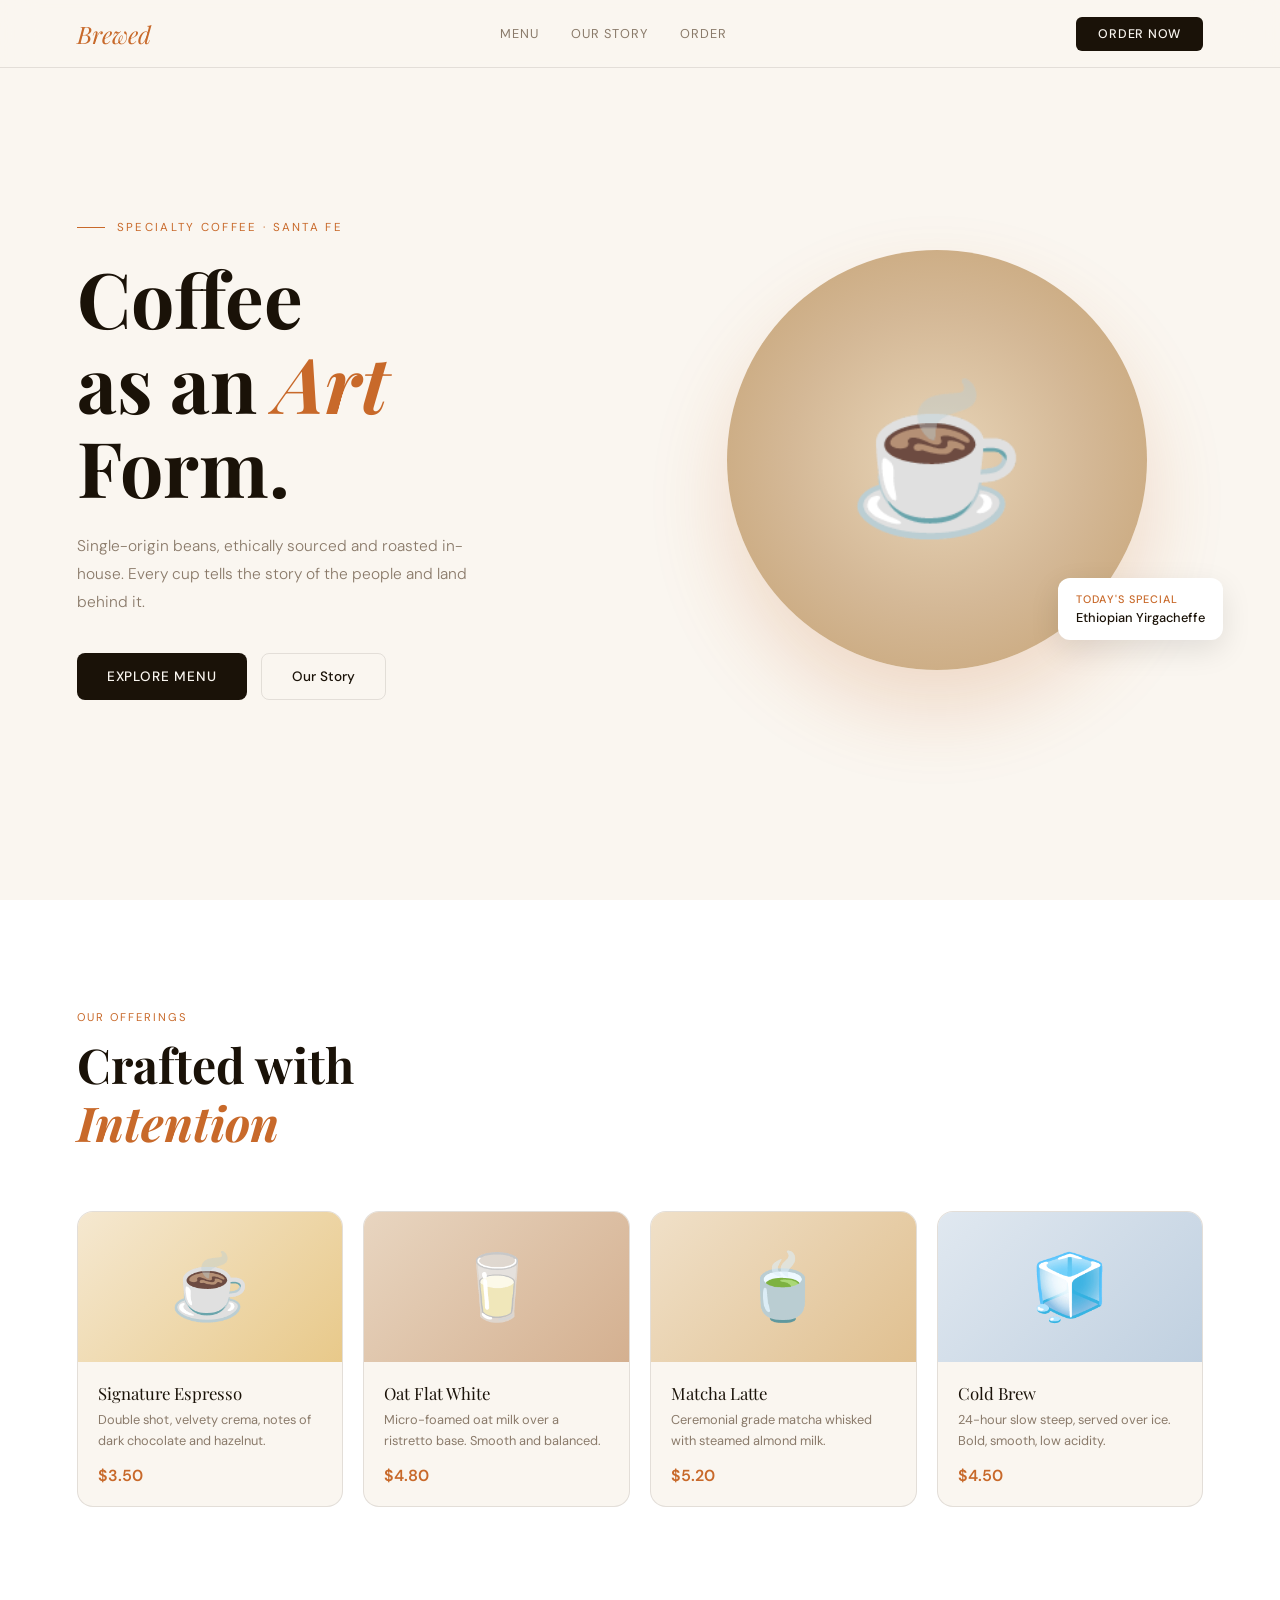
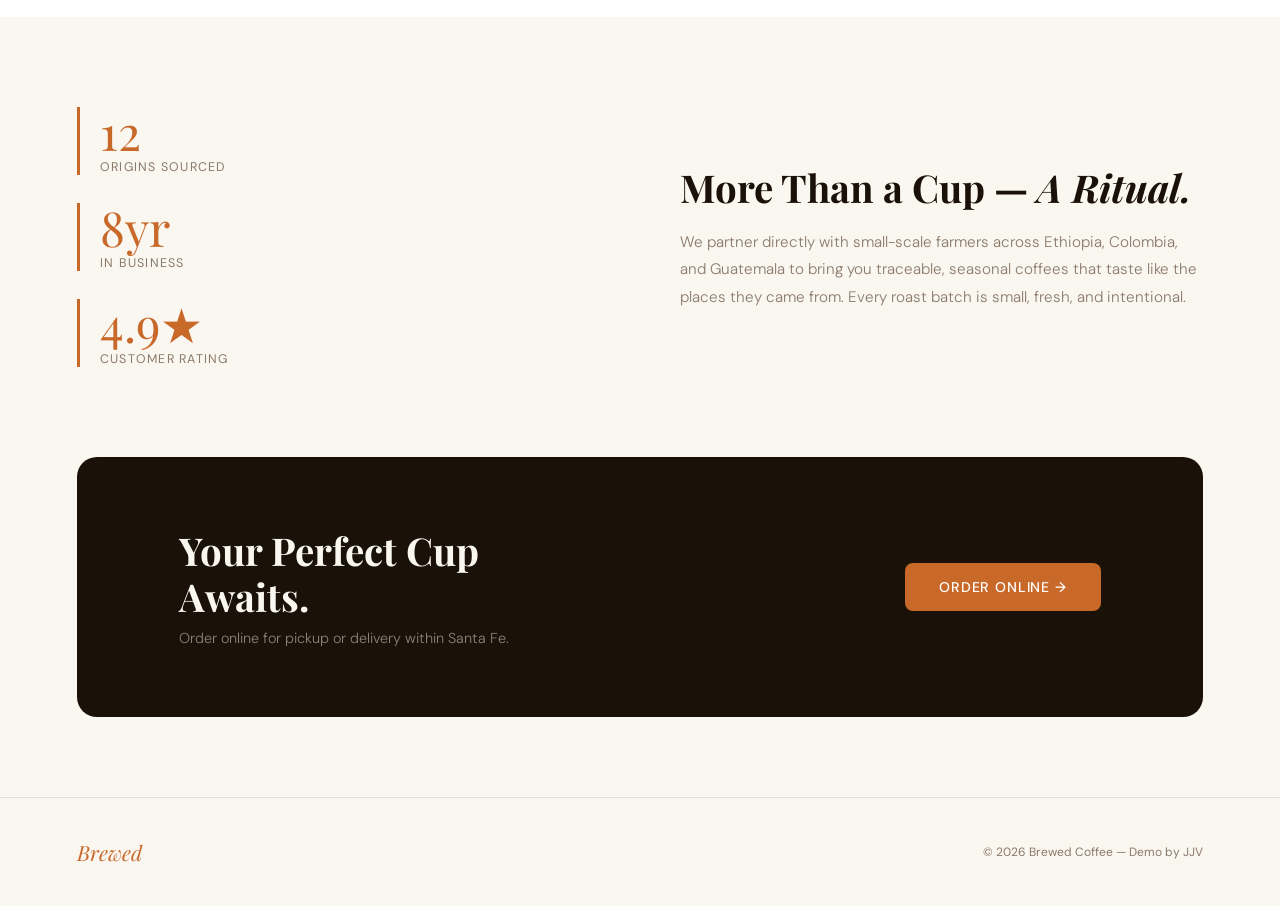
<file: demo-brewed.html>
<!DOCTYPE html>
<html lang="en">
<head>
  <meta charset="UTF-8">
  <meta name="viewport" content="width=device-width, initial-scale=1.0">
  <title>Brewed — Specialty Coffee</title>
  <link href="https://fonts.googleapis.com/css2?family=Playfair+Display:ital,wght@0,500;0,700;1,500&family=DM+Sans:wght@300;400;500&display=swap" rel="stylesheet">
  <style>
    :root {
      --bg:      #faf6f0;
      --dark:    #1a1208;
      --accent:  #c8692a;
      --muted:   #8a7a6a;
      --surface: #fff;
      --border:  rgba(26,18,8,0.1);
      --t: 0.3s ease;
    }
    *, *::before, *::after { box-sizing: border-box; margin: 0; padding: 0; }
    html { scroll-behavior: smooth; }
    body { font-family: 'DM Sans', sans-serif; background: var(--bg); color: var(--dark); overflow-x: hidden; }

    /* NAV */
    nav {
      position: fixed; top: 0; left: 0; right: 0; z-index: 100;
      display: flex; justify-content: space-between; align-items: center;
      padding: 0 6%; height: 68px;
      background: rgba(250,246,240,0.88); backdrop-filter: blur(16px);
      border-bottom: 1px solid var(--border);
    }
    .nav-logo { font-family: 'Playfair Display', serif; font-size: 1.5rem; font-style: italic; color: var(--accent); }
    .nav-links { display: flex; gap: 32px; }
    .nav-links a { text-decoration: none; color: var(--muted); font-size: 0.8rem; letter-spacing: 0.08em; text-transform: uppercase; transition: color var(--t); }
    .nav-links a:hover { color: var(--dark); }
    .nav-cta { padding: 9px 22px; background: var(--dark); color: var(--bg); border: none; border-radius: 6px; font-family: 'DM Sans', sans-serif; font-size: 0.78rem; font-weight: 500; letter-spacing: 0.06em; text-transform: uppercase; cursor: pointer; transition: background var(--t); }
    .nav-cta:hover { background: var(--accent); }

    /* HERO */
    .hero {
      min-height: 100vh; display: grid; grid-template-columns: 1fr 1fr;
      align-items: center; padding: 100px 6% 80px; gap: 60px;
    }
    .hero-left {}
    .hero-eyebrow { font-size: 0.72rem; letter-spacing: 0.2em; text-transform: uppercase; color: var(--accent); margin-bottom: 20px; display: flex; align-items: center; gap: 12px; }
    .hero-eyebrow::before { content: ''; width: 28px; height: 1px; background: var(--accent); }
    .hero h1 { font-family: 'Playfair Display', serif; font-size: clamp(2.8rem, 6vw, 5rem); line-height: 1.1; margin-bottom: 24px; }
    .hero h1 em { font-style: italic; color: var(--accent); }
    .hero p { font-size: 0.97rem; color: var(--muted); line-height: 1.8; max-width: 420px; font-weight: 300; margin-bottom: 36px; }
    .hero-actions { display: flex; gap: 14px; flex-wrap: wrap; }
    .btn-dark { padding: 14px 30px; background: var(--dark); color: var(--bg); border: none; border-radius: 8px; font-family: 'DM Sans', sans-serif; font-size: 0.85rem; font-weight: 500; letter-spacing: 0.06em; text-transform: uppercase; cursor: pointer; transition: background var(--t), transform var(--t); }
    .btn-dark:hover { background: var(--accent); transform: translateY(-2px); }
    .btn-outline { padding: 14px 30px; background: transparent; color: var(--dark); border: 1.5px solid var(--border); border-radius: 8px; font-family: 'DM Sans', sans-serif; font-size: 0.85rem; font-weight: 500; cursor: pointer; transition: border-color var(--t); }
    .btn-outline:hover { border-color: var(--dark); }

    .hero-right {
      display: flex; align-items: center; justify-content: center;
      position: relative;
    }
    .hero-blob {
      width: 420px; height: 420px; border-radius: 50%;
      background: radial-gradient(circle, #e8d5b8 0%, #d4b896 50%, #c4a070 100%);
      display: flex; align-items: center; justify-content: center;
      font-size: 9rem; position: relative;
      box-shadow: 0 40px 80px rgba(200,105,42,0.2);
      animation: float 5s ease-in-out infinite;
    }
    @keyframes float { 0%,100%{transform:translateY(0)}50%{transform:translateY(-14px)} }
    .hero-tag {
      position: absolute; bottom: 30px; right: -20px;
      background: var(--surface); border-radius: 12px; padding: 14px 18px;
      box-shadow: 0 10px 30px rgba(0,0,0,0.1);
      font-size: 0.8rem; font-weight: 500;
    }
    .hero-tag span { display: block; color: var(--accent); font-size: 0.68rem; text-transform: uppercase; letter-spacing: 0.1em; margin-bottom: 3px; }

    /* MENU */
    .menu { padding: 110px 6%; background: var(--surface); }
    .section-eyebrow { font-size: 0.7rem; text-transform: uppercase; letter-spacing: 0.18em; color: var(--accent); margin-bottom: 12px; }
    .section-h { font-family: 'Playfair Display', serif; font-size: clamp(2rem,4.5vw,3rem); margin-bottom: 60px; line-height: 1.2; }
    .menu-grid { display: grid; grid-template-columns: repeat(auto-fit, minmax(220px,1fr)); gap: 20px; }
    .menu-card {
      border-radius: 16px; overflow: hidden;
      background: var(--bg);
      border: 1px solid var(--border);
      transition: transform var(--t), box-shadow var(--t);
    }
    .menu-card:hover { transform: translateY(-5px); box-shadow: 0 20px 50px rgba(0,0,0,0.08); }
    .menu-thumb {
      height: 150px; display: flex; align-items: center; justify-content: center; font-size: 4rem;
    }
    .menu-thumb-1 { background: linear-gradient(135deg, #f5e8d0, #e8c98a); }
    .menu-thumb-2 { background: linear-gradient(135deg, #e8d5c0, #d4b090); }
    .menu-thumb-3 { background: linear-gradient(135deg, #f0e0c8, #e0c090); }
    .menu-thumb-4 { background: linear-gradient(135deg, #e0e8f0, #c0d0e0); }
    .menu-body { padding: 20px; }
    .menu-name { font-family: 'Playfair Display', serif; font-size: 1.05rem; margin-bottom: 6px; }
    .menu-desc { font-size: 0.8rem; color: var(--muted); line-height: 1.6; margin-bottom: 14px; }
    .menu-price { font-weight: 600; color: var(--accent); font-size: 1rem; }

    /* ABOUT STRIP */
    .about-strip {
      padding: 90px 6%; display: grid; grid-template-columns: 1fr 1fr; gap: 80px; align-items: center;
    }
    .about-nums { display: flex; flex-direction: column; gap: 28px; }
    .about-num-item { border-left: 3px solid var(--accent); padding-left: 20px; }
    .a-num { font-family: 'Playfair Display', serif; font-size: 3rem; color: var(--accent); line-height: 1; }
    .a-lbl { font-size: 0.78rem; text-transform: uppercase; letter-spacing: 0.1em; color: var(--muted); margin-top: 4px; }
    .about-text h3 { font-family: 'Playfair Display', serif; font-size: clamp(1.6rem,3vw,2.4rem); margin-bottom: 18px; line-height: 1.25; }
    .about-text p { color: var(--muted); font-size: 0.95rem; line-height: 1.8; font-weight: 300; }

    /* CTA */
    .cta-strip {
      margin: 0 6% 80px; border-radius: 20px;
      background: var(--dark);
      padding: 70px 8%; display: flex; justify-content: space-between; align-items: center; flex-wrap: wrap; gap: 30px;
    }
    .cta-left h2 { font-family: 'Playfair Display', serif; font-size: clamp(1.8rem,3vw,2.8rem); color: var(--bg); line-height: 1.2; }
    .cta-left p { color: rgba(250,246,240,0.5); font-size: 0.9rem; margin-top: 10px; font-weight: 300; }
    .btn-accent { padding: 15px 34px; background: var(--accent); color: #fff; border: none; border-radius: 8px; font-family: 'DM Sans', sans-serif; font-size: 0.88rem; font-weight: 500; letter-spacing: 0.06em; text-transform: uppercase; cursor: pointer; transition: transform var(--t), box-shadow var(--t); white-space: nowrap; }
    .btn-accent:hover { transform: translateY(-3px); box-shadow: 0 10px 30px rgba(200,105,42,0.4); }

    /* FOOTER */
    footer { padding: 40px 6%; border-top: 1px solid var(--border); display: flex; justify-content: space-between; align-items: center; }
    .footer-logo { font-family: 'Playfair Display', serif; font-size: 1.3rem; font-style: italic; color: var(--accent); }
    .footer-copy { font-size: 0.75rem; color: var(--muted); }

    @media(max-width:768px) {
      .hero { grid-template-columns: 1fr; }
      .hero-right { display: none; }
      .about-strip { grid-template-columns: 1fr; gap: 40px; }
      .cta-strip { text-align: center; justify-content: center; }
      .nav-links { display: none; }
      footer { flex-direction: column; gap: 14px; text-align: center; }
    }
  </style>
</head>
<body>

<nav>
  <div class="nav-logo">Brewed</div>
  <div class="nav-links">
    <a href="#menu">Menu</a>
    <a href="#about">Our Story</a>
    <a href="#cta">Order</a>
  </div>
  <button class="nav-cta">Order Now</button>
</nav>

<section class="hero">
  <div class="hero-left">
    <div class="hero-eyebrow">Specialty Coffee · Santa Fe</div>
    <h1>Coffee<br>as an <em>Art</em><br>Form.</h1>
    <p>Single-origin beans, ethically sourced and roasted in-house. Every cup tells the story of the people and land behind it.</p>
    <div class="hero-actions">
      <button class="btn-dark">Explore Menu</button>
      <button class="btn-outline">Our Story</button>
    </div>
  </div>
  <div class="hero-right">
    <div class="hero-blob">☕</div>
    <div class="hero-tag">
      <span>Today's Special</span>
      Ethiopian Yirgacheffe
    </div>
  </div>
</section>

<section class="menu" id="menu">
  <div class="section-eyebrow">Our Offerings</div>
  <h2 class="section-h">Crafted with<br><em style="font-style:italic;color:var(--accent)">Intention</em></h2>
  <div class="menu-grid">
    <div class="menu-card">
      <div class="menu-thumb menu-thumb-1">☕</div>
      <div class="menu-body">
        <div class="menu-name">Signature Espresso</div>
        <div class="menu-desc">Double shot, velvety crema, notes of dark chocolate and hazelnut.</div>
        <div class="menu-price">$3.50</div>
      </div>
    </div>
    <div class="menu-card">
      <div class="menu-thumb menu-thumb-2">🥛</div>
      <div class="menu-body">
        <div class="menu-name">Oat Flat White</div>
        <div class="menu-desc">Micro-foamed oat milk over a ristretto base. Smooth and balanced.</div>
        <div class="menu-price">$4.80</div>
      </div>
    </div>
    <div class="menu-card">
      <div class="menu-thumb menu-thumb-3">🍵</div>
      <div class="menu-body">
        <div class="menu-name">Matcha Latte</div>
        <div class="menu-desc">Ceremonial grade matcha whisked with steamed almond milk.</div>
        <div class="menu-price">$5.20</div>
      </div>
    </div>
    <div class="menu-card">
      <div class="menu-thumb menu-thumb-4">🧊</div>
      <div class="menu-body">
        <div class="menu-name">Cold Brew</div>
        <div class="menu-desc">24-hour slow steep, served over ice. Bold, smooth, low acidity.</div>
        <div class="menu-price">$4.50</div>
      </div>
    </div>
  </div>
</section>

<section class="about-strip" id="about">
  <div class="about-nums">
    <div class="about-num-item"><div class="a-num">12</div><div class="a-lbl">Origins sourced</div></div>
    <div class="about-num-item"><div class="a-num">8yr</div><div class="a-lbl">In business</div></div>
    <div class="about-num-item"><div class="a-num">4.9★</div><div class="a-lbl">Customer rating</div></div>
  </div>
  <div class="about-text">
    <h3>More Than a Cup — <em style="font-style:italic">A Ritual.</em></h3>
    <p>We partner directly with small-scale farmers across Ethiopia, Colombia, and Guatemala to bring you traceable, seasonal coffees that taste like the places they came from. Every roast batch is small, fresh, and intentional.</p>
  </div>
</section>

<div class="cta-strip" id="cta">
  <div class="cta-left">
    <h2>Your Perfect Cup<br>Awaits.</h2>
    <p>Order online for pickup or delivery within Santa Fe.</p>
  </div>
  <button class="btn-accent">Order Online →</button>
</div>

<footer>
  <div class="footer-logo">Brewed</div>
  <div class="footer-copy">© 2026 Brewed Coffee — Demo by JJV</div>
</footer>

</body>
</html>
</file>
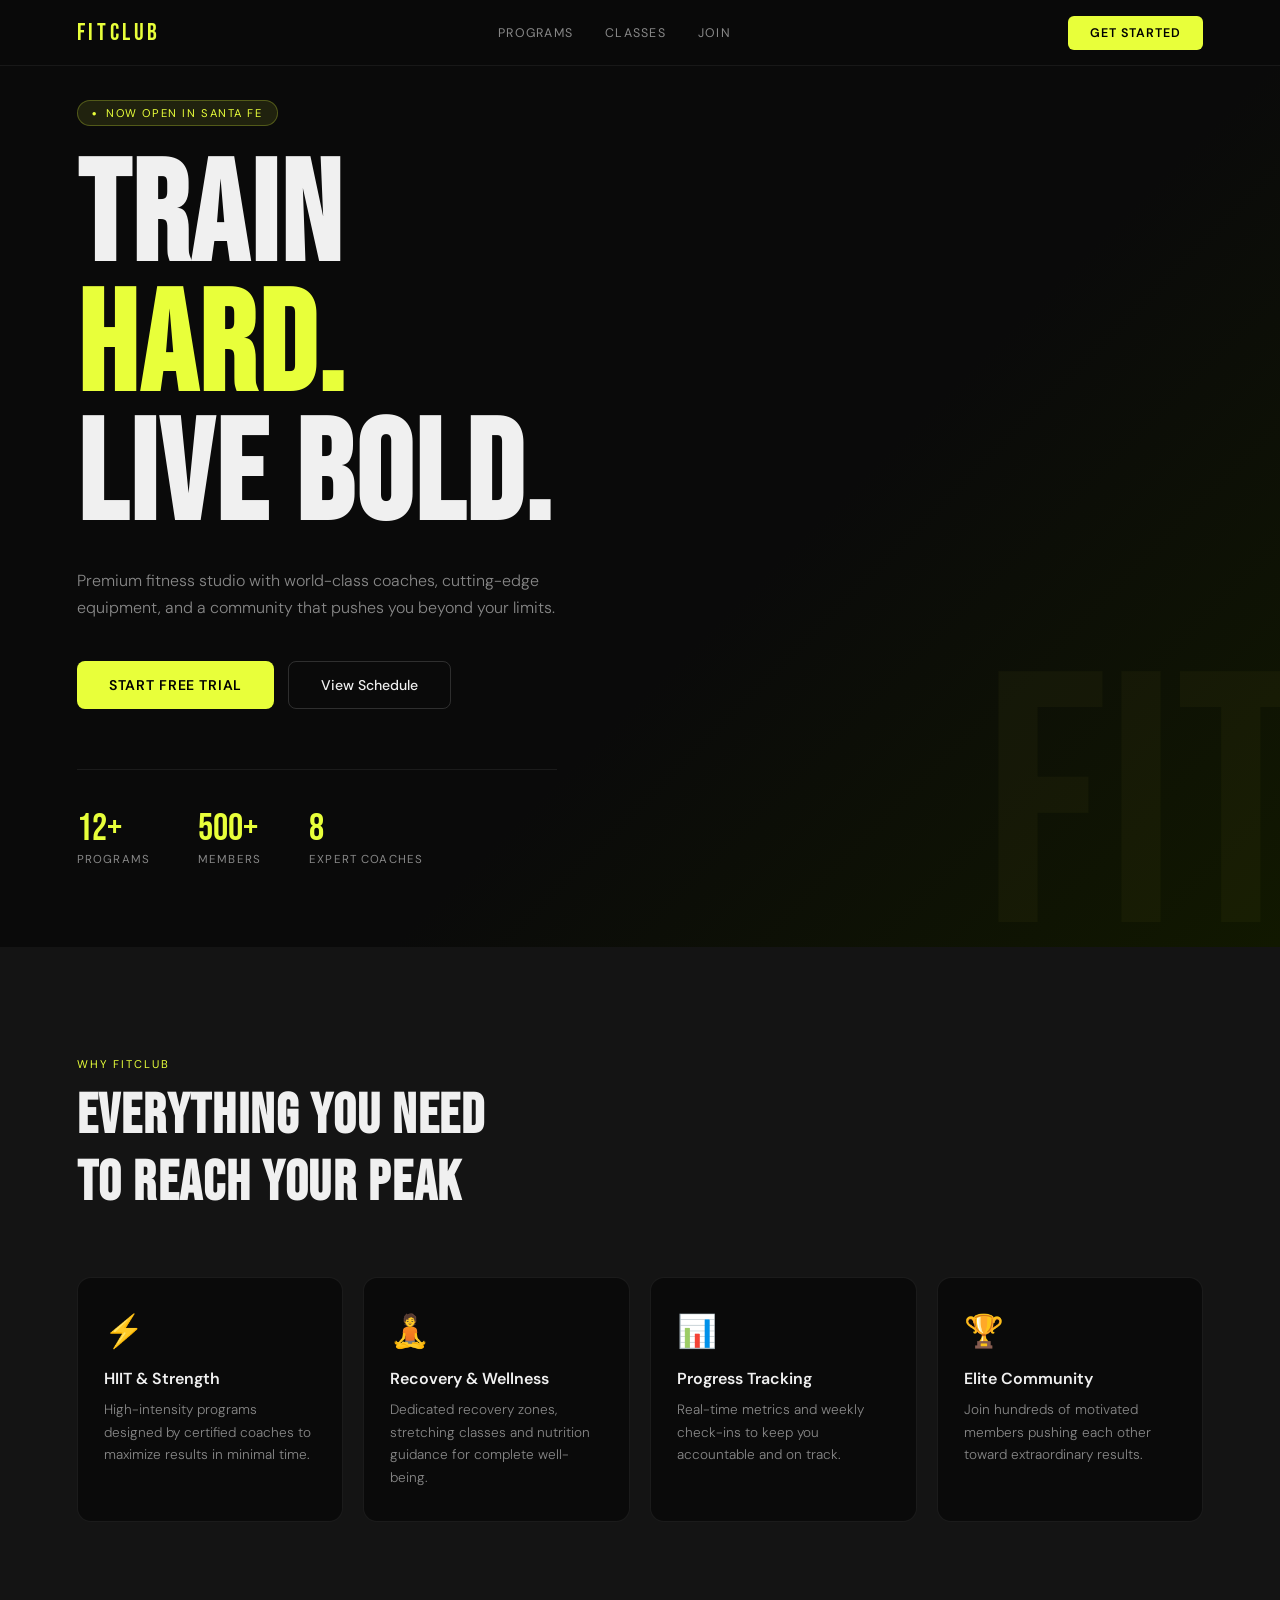
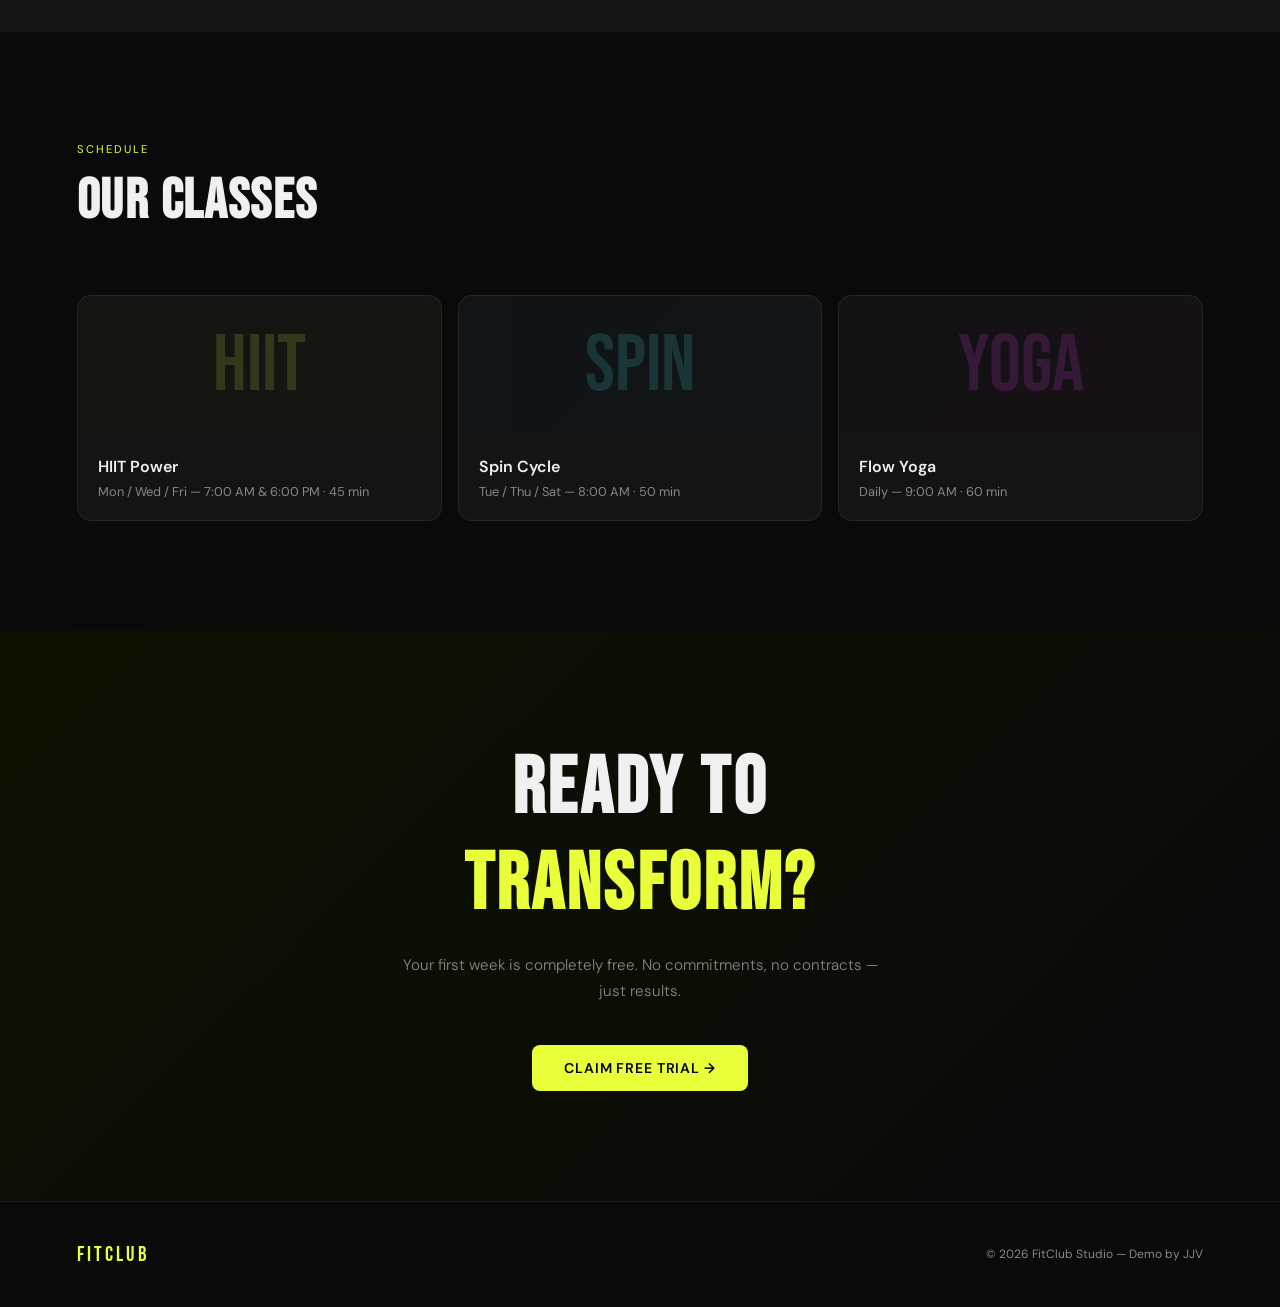
<file: demo-fitclub.html>
<!DOCTYPE html>
<html lang="en">
<head>
  <meta charset="UTF-8">
  <meta name="viewport" content="width=device-width, initial-scale=1.0">
  <title>FitClub Studio</title>
  <link href="https://fonts.googleapis.com/css2?family=Bebas+Neue&family=DM+Sans:wght@300;400;500&display=swap" rel="stylesheet">
  <style>
    :root {
      --bg: #0a0a0a;
      --accent: #e8ff3a;
      --text: #f0f0f0;
      --muted: #888;
      --surface: #141414;
    }
    *, *::before, *::after { box-sizing: border-box; margin: 0; padding: 0; }
    html { scroll-behavior: smooth; }
    body { font-family: 'DM Sans', sans-serif; background: var(--bg); color: var(--text); overflow-x: hidden; }

    /* NAV */
    nav {
      position: fixed; top: 0; left: 0; right: 0; z-index: 100;
      display: flex; justify-content: space-between; align-items: center;
      padding: 0 6%; height: 66px;
      background: rgba(10,10,10,0.85); backdrop-filter: blur(14px);
      border-bottom: 1px solid rgba(255,255,255,0.06);
    }
    .nav-logo { font-family: 'Bebas Neue', sans-serif; font-size: 1.5rem; letter-spacing: 0.15em; color: var(--accent); }
    .nav-links { display: flex; gap: 32px; }
    .nav-links a { text-decoration: none; color: var(--muted); font-size: 0.78rem; letter-spacing: 0.1em; text-transform: uppercase; transition: color 0.3s; }
    .nav-links a:hover { color: var(--text); }
    .nav-cta { padding: 9px 22px; background: var(--accent); color: #000; border: none; border-radius: 6px; cursor: pointer; font-weight: 600; font-size: 0.78rem; letter-spacing: 0.08em; text-transform: uppercase; font-family: 'DM Sans', sans-serif; transition: transform 0.2s; }
    .nav-cta:hover { transform: translateY(-2px); }

    /* HERO */
    .hero {
      min-height: 100vh; display: flex; align-items: center;
      padding: 100px 6% 80px;
      background: linear-gradient(135deg, #0a0a0a 60%, #111800 100%);
      position: relative; overflow: hidden;
    }
    .hero::before {
      content: 'FIT'; position: absolute; right: -2%; bottom: -5%;
      font-family: 'Bebas Neue', sans-serif; font-size: 28vw;
      color: rgba(232,255,58,0.03); line-height: 1; pointer-events: none;
    }
    .hero-content { max-width: 700px; }
    .hero-badge {
      display: inline-flex; align-items: center; gap: 8px;
      background: rgba(232,255,58,0.1); border: 1px solid rgba(232,255,58,0.25);
      border-radius: 20px; padding: 5px 14px;
      font-size: 0.7rem; letter-spacing: 0.14em; text-transform: uppercase;
      color: var(--accent); margin-bottom: 28px;
    }
    .hero-badge::before { content: '●'; font-size: 0.5rem; animation: blink 1.5s infinite; }
    @keyframes blink { 0%,100%{opacity:1}50%{opacity:0.3} }
    .hero h1 {
      font-family: 'Bebas Neue', sans-serif;
      font-size: clamp(4rem, 11vw, 9rem); line-height: 0.92;
      letter-spacing: 0.02em;
    }
    .hero h1 em { color: var(--accent); font-style: normal; }
    .hero-sub { font-size: 1rem; color: var(--muted); line-height: 1.7; margin-top: 24px; max-width: 480px; font-weight: 300; }
    .hero-actions { display: flex; gap: 14px; margin-top: 40px; flex-wrap: wrap; }
    .btn-y { padding: 14px 32px; background: var(--accent); color: #000; border: none; border-radius: 8px; font-family: 'DM Sans', sans-serif; font-weight: 600; font-size: 0.88rem; letter-spacing: 0.06em; text-transform: uppercase; cursor: pointer; transition: transform 0.2s, box-shadow 0.2s; }
    .btn-y:hover { transform: translateY(-3px); box-shadow: 0 10px 30px rgba(232,255,58,0.3); }
    .btn-o { padding: 14px 32px; background: transparent; color: var(--text); border: 1px solid rgba(255,255,255,0.15); border-radius: 8px; font-family: 'DM Sans', sans-serif; font-size: 0.88rem; font-weight: 500; cursor: pointer; transition: border-color 0.2s; }
    .btn-o:hover { border-color: rgba(255,255,255,0.4); }
    .hero-stats { display: flex; gap: 48px; margin-top: 60px; padding-top: 40px; border-top: 1px solid rgba(255,255,255,0.07); }
    .stat-item { display: flex; flex-direction: column; gap: 4px; }
    .stat-num { font-family: 'Bebas Neue', sans-serif; font-size: 2.4rem; color: var(--accent); line-height: 1; }
    .stat-lbl { font-size: 0.72rem; color: var(--muted); text-transform: uppercase; letter-spacing: 0.1em; }

    /* FEATURES */
    .features { padding: 110px 6%; background: var(--surface); }
    .section-tag { font-size: 0.7rem; text-transform: uppercase; letter-spacing: 0.18em; color: var(--accent); margin-bottom: 12px; }
    .section-h { font-family: 'Bebas Neue', sans-serif; font-size: clamp(2rem,5vw,3.5rem); letter-spacing: 0.03em; margin-bottom: 60px; }
    .features-grid { display: grid; grid-template-columns: repeat(auto-fit, minmax(240px,1fr)); gap: 20px; }
    .feature-card {
      background: var(--bg); border: 1px solid rgba(255,255,255,0.07);
      border-radius: 14px; padding: 32px 26px;
      transition: border-color 0.3s, transform 0.3s;
    }
    .feature-card:hover { border-color: var(--accent); transform: translateY(-5px); }
    .feature-icon { font-size: 2rem; margin-bottom: 16px; }
    .feature-title { font-weight: 600; font-size: 1rem; margin-bottom: 10px; }
    .feature-desc { font-size: 0.85rem; color: var(--muted); line-height: 1.65; font-weight: 300; }

    /* CLASSES */
    .classes { padding: 110px 6%; }
    .classes-grid { display: grid; grid-template-columns: repeat(auto-fit, minmax(280px,1fr)); gap: 16px; }
    .class-card {
      border-radius: 14px; overflow: hidden;
      background: var(--surface);
      border: 1px solid rgba(255,255,255,0.07);
      transition: transform 0.3s, border-color 0.3s;
    }
    .class-card:hover { transform: translateY(-4px); border-color: rgba(232,255,58,0.3); }
    .class-thumb {
      height: 140px; display: flex; align-items: center; justify-content: center;
      font-family: 'Bebas Neue', sans-serif; font-size: 5rem; opacity: 0.15;
    }
    .class-thumb-1 { background: linear-gradient(135deg,#1a1500,#2a2000); color: var(--accent); }
    .class-thumb-2 { background: linear-gradient(135deg,#001520,#002030); color: #3af0ff; }
    .class-thumb-3 { background: linear-gradient(135deg,#150015,#200020); color: #f03aff; }
    .class-body { padding: 20px; }
    .class-name { font-weight: 600; font-size: 1rem; margin-bottom: 6px; }
    .class-info { font-size: 0.8rem; color: var(--muted); }

    /* CTA */
    .cta-section {
      padding: 110px 6%; text-align: center;
      background: linear-gradient(135deg, #0d1200, #0a0a0a);
    }
    .cta-section h2 { font-family: 'Bebas Neue', sans-serif; font-size: clamp(2.5rem,7vw,5rem); letter-spacing: 0.04em; margin-bottom: 20px; }
    .cta-section p { color: var(--muted); max-width: 480px; margin: 0 auto 40px; font-size: 0.95rem; line-height: 1.7; font-weight: 300; }

    /* FOOTER */
    footer { padding: 40px 6%; border-top: 1px solid rgba(255,255,255,0.06); display: flex; justify-content: space-between; align-items: center; }
    .footer-logo { font-family: 'Bebas Neue', sans-serif; font-size: 1.3rem; color: var(--accent); letter-spacing: 0.15em; }
    .footer-copy { font-size: 0.75rem; color: var(--muted); }

    @media(max-width:768px) {
      .nav-links { display: none; }
      .hero-stats { flex-wrap: wrap; gap: 28px; }
      footer { flex-direction: column; gap: 14px; text-align: center; }
    }
  </style>
</head>
<body>

<nav>
  <div class="nav-logo">FitClub</div>
  <div class="nav-links">
    <a href="#features">Programs</a>
    <a href="#classes">Classes</a>
    <a href="#cta">Join</a>
  </div>
  <button class="nav-cta">Get Started</button>
</nav>

<section class="hero">
  <div class="hero-content">
    <div class="hero-badge">Now open in Santa Fe</div>
    <h1>Train<br><em>Hard.</em><br>Live Bold.</h1>
    <p class="hero-sub">Premium fitness studio with world-class coaches, cutting-edge equipment, and a community that pushes you beyond your limits.</p>
    <div class="hero-actions">
      <button class="btn-y">Start Free Trial</button>
      <button class="btn-o">View Schedule</button>
    </div>
    <div class="hero-stats">
      <div class="stat-item"><div class="stat-num">12+</div><div class="stat-lbl">Programs</div></div>
      <div class="stat-item"><div class="stat-num">500+</div><div class="stat-lbl">Members</div></div>
      <div class="stat-item"><div class="stat-num">8</div><div class="stat-lbl">Expert Coaches</div></div>
    </div>
  </div>
</section>

<section class="features" id="features">
  <div class="section-tag">Why FitClub</div>
  <h2 class="section-h">Everything You Need<br>To Reach Your Peak</h2>
  <div class="features-grid">
    <div class="feature-card">
      <div class="feature-icon">⚡</div>
      <div class="feature-title">HIIT & Strength</div>
      <div class="feature-desc">High-intensity programs designed by certified coaches to maximize results in minimal time.</div>
    </div>
    <div class="feature-card">
      <div class="feature-icon">🧘</div>
      <div class="feature-title">Recovery & Wellness</div>
      <div class="feature-desc">Dedicated recovery zones, stretching classes and nutrition guidance for complete well-being.</div>
    </div>
    <div class="feature-card">
      <div class="feature-icon">📊</div>
      <div class="feature-title">Progress Tracking</div>
      <div class="feature-desc">Real-time metrics and weekly check-ins to keep you accountable and on track.</div>
    </div>
    <div class="feature-card">
      <div class="feature-icon">🏆</div>
      <div class="feature-title">Elite Community</div>
      <div class="feature-desc">Join hundreds of motivated members pushing each other toward extraordinary results.</div>
    </div>
  </div>
</section>

<section class="classes" id="classes">
  <div class="section-tag">Schedule</div>
  <h2 class="section-h">Our Classes</h2>
  <div class="classes-grid">
    <div class="class-card">
      <div class="class-thumb class-thumb-1">HIIT</div>
      <div class="class-body">
        <div class="class-name">HIIT Power</div>
        <div class="class-info">Mon / Wed / Fri — 7:00 AM & 6:00 PM · 45 min</div>
      </div>
    </div>
    <div class="class-card">
      <div class="class-thumb class-thumb-2">SPIN</div>
      <div class="class-body">
        <div class="class-name">Spin Cycle</div>
        <div class="class-info">Tue / Thu / Sat — 8:00 AM · 50 min</div>
      </div>
    </div>
    <div class="class-card">
      <div class="class-thumb class-thumb-3">YOGA</div>
      <div class="class-body">
        <div class="class-name">Flow Yoga</div>
        <div class="class-info">Daily — 9:00 AM · 60 min</div>
      </div>
    </div>
  </div>
</section>

<section class="cta-section" id="cta">
  <h2>Ready to<br><span style="color:var(--accent)">Transform?</span></h2>
  <p>Your first week is completely free. No commitments, no contracts — just results.</p>
  <button class="btn-y">Claim Free Trial →</button>
</section>

<footer>
  <div class="footer-logo">FitClub</div>
  <div class="footer-copy">© 2026 FitClub Studio — Demo by JJV</div>
</footer>

</body>
</html>
</file>
